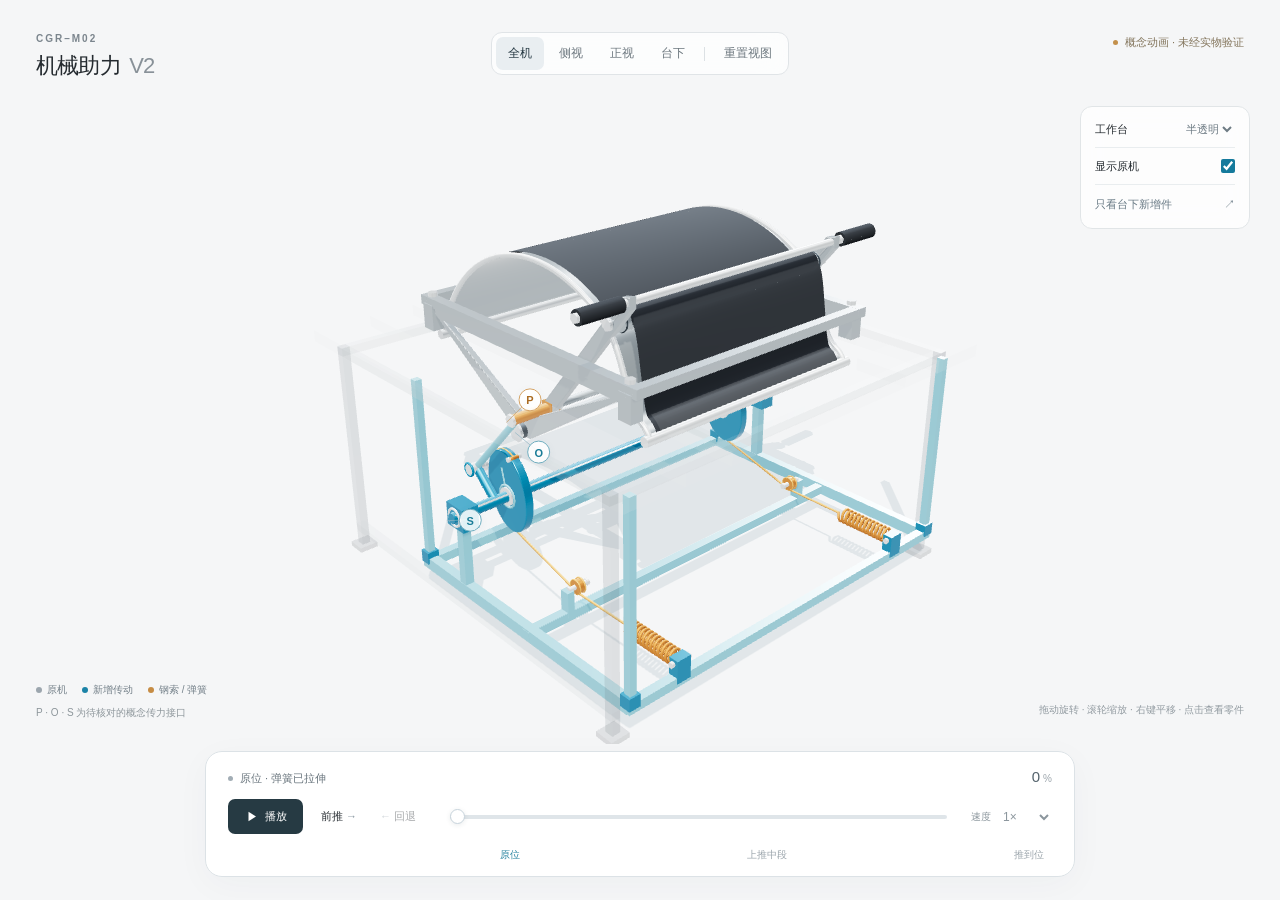
<file: index.html>
<!doctype html>
<html lang="zh-CN">
<head>
 <meta charset="UTF-8"><meta name="viewport" content="width=device-width, initial-scale=1.0">
 <meta name="description" content="CGR-M02 V2 雪茄卷制设备机械助力概念运动演示。">
 <meta name="theme-color" content="#f5f6f7"><link rel="icon" href="data:,">
 <title>CGR-M02 · 机械助力 V2</title>
 <link rel="canonical" href="https://logicmanmrzhang.github.io/cgr-m02-mechanical-v2/">
 <link rel="alternate" type="text/html" title="模型说明与静态截图" href="./model.html">
 <meta property="og:title" content="CGR-M02 · 机械助力 V2">
 <meta property="og:description" content="交互式 3D 概念机械模型：手柄、连杆、同步轴、双凸轮与钢索弹簧同进度联动。未经实物验证。">
 <meta property="og:image" content="https://logicmanmrzhang.github.io/cgr-m02-mechanical-v2/preview.png">
  <script type="module" crossorigin src="./assets/index-DX4Kj2DJ.js"></script>
  <link rel="stylesheet" crossorigin href="./assets/index-CRyDEWFT.css">
</head>
<body>
 <noscript><p>交互演示需要 JavaScript 和 WebGL。<a href="./model.html">查看模型说明与静态截图</a>。</p></noscript>
 <main id="app">
  <header class="masthead"><div><span class="eyebrow">CGR–M02</span><h1>机械助力 <span>V2</span></h1></div><p class="concept"><i></i>概念动画 · 未经实物验证</p></header>
  <section id="viewport" aria-label="可交互的机械模型"><div id="loading">正在加载机械模型…</div><div id="labels" aria-hidden="true"><svg class="leaders"><line data-leader="O"/><line data-leader="P"/><line data-leader="S"/></svg><span data-anchor="O">O</span><span data-anchor="P">P</span><span data-anchor="S">S</span></div></section>
  <nav class="viewbar" aria-label="观察视角"><button data-view="all" aria-pressed="true">全机</button><button data-view="side" aria-pressed="false">侧视</button><button data-view="front" aria-pressed="false">正视</button><button data-view="under" aria-pressed="false">台下</button><span class="divider"></span><button id="reset" title="恢复全机视角和默认显示，不改变行程">重置视图</button></nav>
  <details id="layers" class="layers" aria-label="部件显示" open><summary>显示设置</summary><div class="layer-options">
    <label class="table-control">工作台<select id="table-mode" aria-label="工作台显示"><option value="ghost">半透明</option><option value="solid">实体</option><option value="hidden">隐藏</option></select></label>
    <label class="check-control"><input type="checkbox" id="upper" checked><span>显示原机</span></label>
    <button id="isolate" aria-pressed="false">只看台下新增件 <span>↗</span></button>
  </div></details>
  <aside id="part-card" hidden aria-live="polite"><div class="part-top"><span class="eyebrow">部件查看</span><button id="close-part" aria-label="关闭部件说明">×</button></div><h2 id="part-name"></h2><p id="part-description"></p></aside>
  <div class="stage-notes"><div class="legend"><span><i class="silver"></i>原机</span><span><i class="blue"></i>新增传动</span><span><i class="orange"></i>钢索 / 弹簧</span></div><p>P · O · S 为待核对的概念传力接口</p></div>
  <div class="interaction-hint">拖动旋转 · 滚轮缩放 · 右键平移 · 点击查看零件</div>
  <section class="transport" aria-label="机械运动控制">
   <div class="transport-top"><div class="state-label"><span id="status-dot"></span><span id="phase">原位 · 弹簧已拉伸</span></div><output id="progress-value" for="progress">0<span>%</span></output></div>
   <div class="control-row">
    <div class="playback"><button id="play" class="play" aria-label="播放完整推进回退" title="播放一次推进与回退"><svg viewBox="0 0 20 20" aria-hidden="true"><path id="play-icon" d="M6 3.8 16 10 6 16.2Z"/></svg><span id="play-text">播放</span></button><button id="forward" title="从当前位置前推到位">前推 <span>→</span></button><button id="backward" title="从当前位置回退到原位"><span>←</span> 回退</button></div>
    <input type="range" id="progress" aria-label="机械行程进度" min="0" max="1000" step="1" value="0">
    <label class="speed"><span>速度</span><select id="speed" aria-label="播放速度"><option value="0.25">0.25×</option><option value="0.5">0.5×</option><option value="1" selected>1×</option><option value="2">2×</option></select></label>
   </div>
   <div class="keyframes" aria-label="关键位置"><button data-progress="0" class="active">原位</button><button data-progress="0.5">上推中段</button><button data-progress="1">推到位</button></div>
  </section>
  <div id="error" hidden role="alert"><h2>模型未能运行</h2><p id="error-message"></p><button id="reload">重新加载</button></div>
 </main>
</body>
</html>
</file>
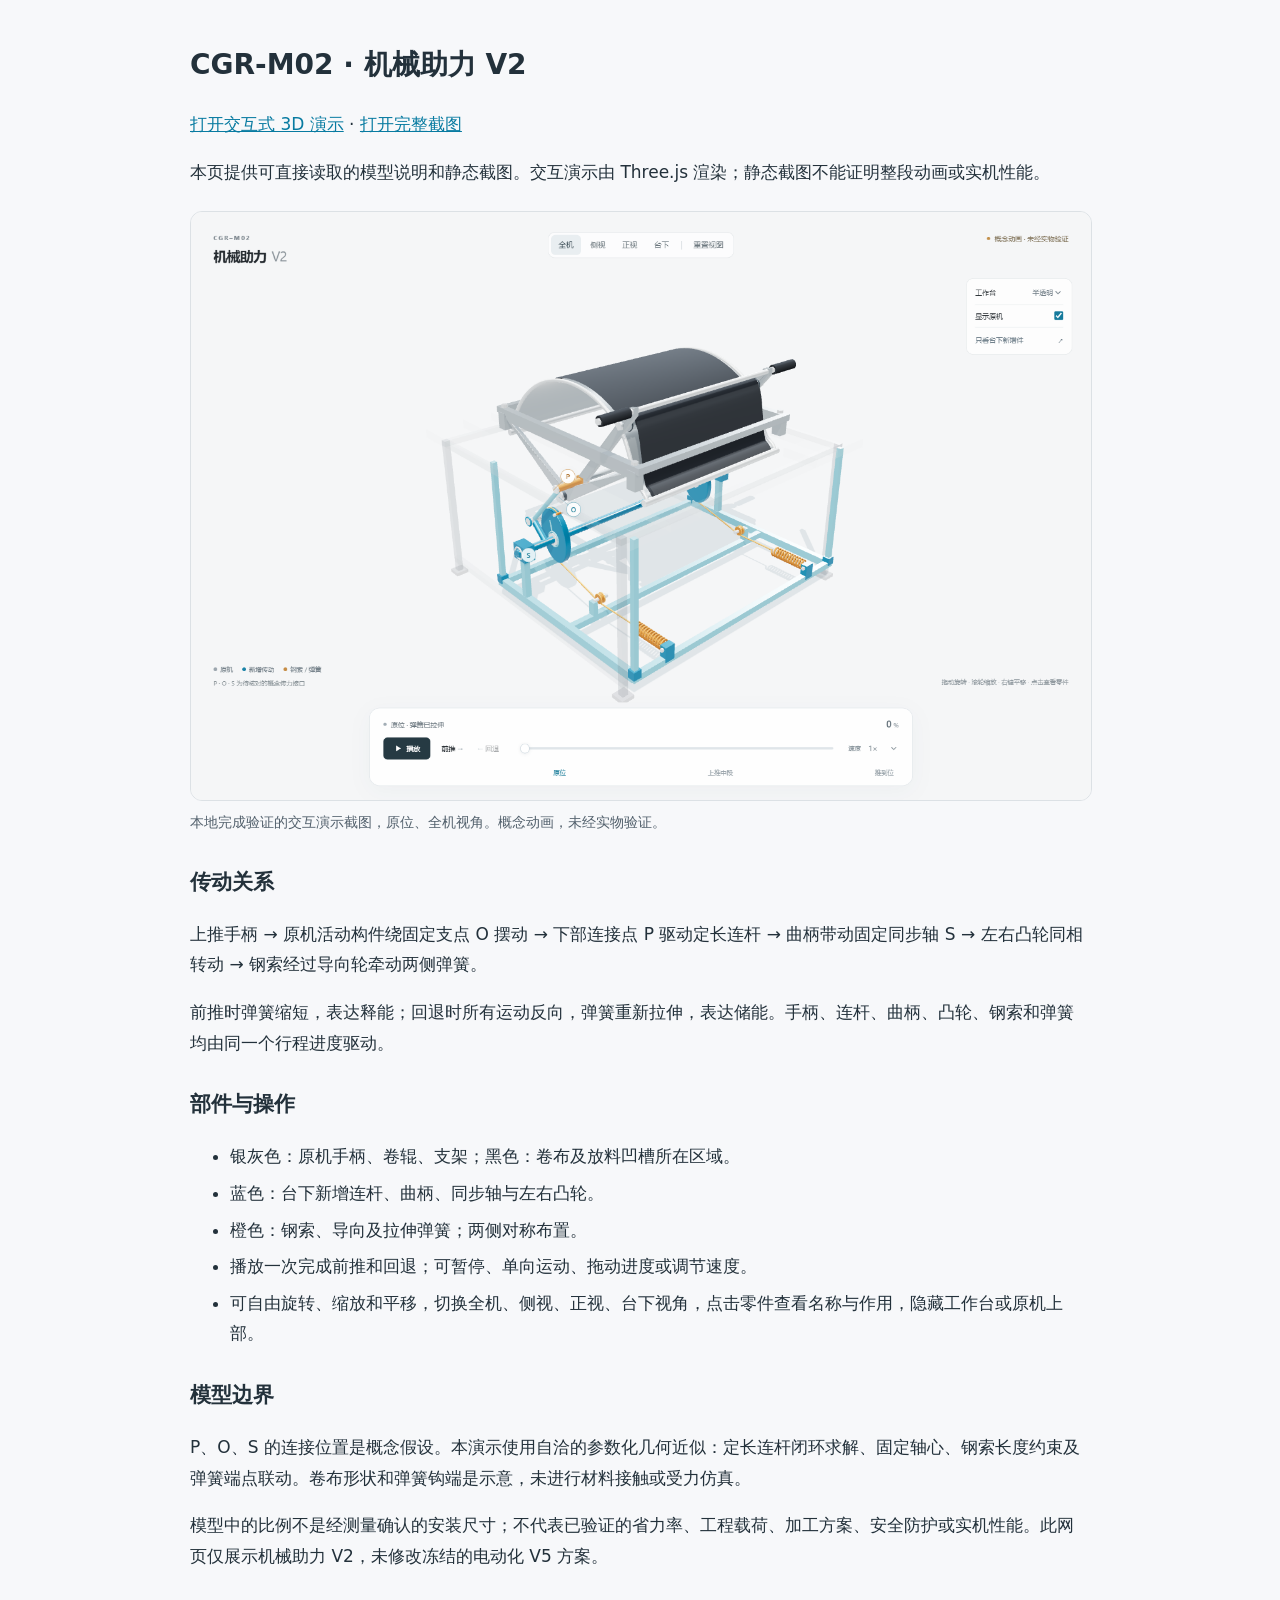
<file: model.html>
<!doctype html>
<html lang="zh-CN">
<head>
 <meta charset="UTF-8"><meta name="viewport" content="width=device-width, initial-scale=1">
 <title>CGR-M02 机械助力 V2 — 模型说明与截图</title>
 <meta name="description" content="无需运行 JavaScript 即可读取的机械助力 V2 概念模型说明和实际演示截图。">
 <style>body{max-width:900px;margin:40px auto;padding:0 20px;font:17px/1.8 system-ui,sans-serif;color:#23313b;background:#f7f8fa}a{color:#087ba1}h1{font-size:28px}h2{font-size:21px;margin-top:28px}img{width:100%;height:auto;border:1px solid #dce1e5;border-radius:12px}figure{margin:24px 0}figcaption{font-size:14px;color:#52606c}li{margin:6px 0}</style>
</head>
<body>
 <main>
  <h1>CGR-M02 · 机械助力 V2</h1>
  <p><a href="./">打开交互式 3D 演示</a> · <a href="./preview.png">打开完整截图</a></p>
  <p>本页提供可直接读取的模型说明和静态截图。交互演示由 Three.js 渲染；静态截图不能证明整段动画或实机性能。</p>
  <figure><img src="./preview.png" width="1440" height="940" alt="CGR-M02 机械助力 V2 的实际演示截图：上方为银色原机手柄、卷辊、黑色卷布和放料凹槽；工作台下方是蓝色连杆、同步轴及左右凸轮，橙色钢索连接两侧拉伸弹簧。底部提供播放、前推、回退、进度与速度控制。"><figcaption>本地完成验证的交互演示截图，原位、全机视角。概念动画，未经实物验证。</figcaption></figure>
  <h2>传动关系</h2>
  <p>上推手柄 → 原机活动构件绕固定支点 O 摆动 → 下部连接点 P 驱动定长连杆 → 曲柄带动固定同步轴 S → 左右凸轮同相转动 → 钢索经过导向轮牵动两侧弹簧。</p>
  <p>前推时弹簧缩短，表达释能；回退时所有运动反向，弹簧重新拉伸，表达储能。手柄、连杆、曲柄、凸轮、钢索和弹簧均由同一个行程进度驱动。</p>
  <h2>部件与操作</h2>
  <ul>
   <li>银灰色：原机手柄、卷辊、支架；黑色：卷布及放料凹槽所在区域。</li>
   <li>蓝色：台下新增连杆、曲柄、同步轴与左右凸轮。</li>
   <li>橙色：钢索、导向及拉伸弹簧；两侧对称布置。</li>
   <li>播放一次完成前推和回退；可暂停、单向运动、拖动进度或调节速度。</li>
   <li>可自由旋转、缩放和平移，切换全机、侧视、正视、台下视角，点击零件查看名称与作用，隐藏工作台或原机上部。</li>
  </ul>
  <h2>模型边界</h2>
  <p>P、O、S 的连接位置是概念假设。本演示使用自洽的参数化几何近似：定长连杆闭环求解、固定轴心、钢索长度约束及弹簧端点联动。卷布形状和弹簧钩端是示意，未进行材料接触或受力仿真。</p>
  <p>模型中的比例不是经测量确认的安装尺寸；不代表已验证的省力率、工程载荷、加工方案、安全防护或实机性能。此网页仅展示机械助力 V2，未修改冻结的电动化 V5 方案。</p>
 </main>
</body>
</html>
</file>
<file: assets/index-CRyDEWFT.css>
:root{font-family:Inter,-apple-system,BlinkMacSystemFont,Segoe UI,Microsoft YaHei,sans-serif;color:#252b30;background:#f5f6f7;font-synthesis:none;--muted:#7b858d;--line:#dce1e4;--blue:#157a9c}.masthead{z-index:2}.layers summary{display:none;cursor:pointer;list-style:none}.layers summary::-webkit-details-marker{display:none}.leaders{position:absolute;top:0;right:0;bottom:0;left:0;width:100%;height:100%;overflow:visible}.leaders line{stroke:#92b6c3;stroke-width:1;opacity:.7}.leaders line[data-leader=P]{stroke:#c89c65}*{box-sizing:border-box}body{margin:0}button,input,select{font:inherit}button,select{color:inherit}button{border:0;cursor:pointer;background:none;white-space:nowrap}button:focus-visible,select:focus-visible,input:focus-visible{outline:2px solid #218aa9;outline-offset:4px}button{transition:background .15s,color .15s}button:hover{background:#e9eef0}button:disabled{opacity:.4;cursor:default}#app{height:100dvh;min-height:540px;position:relative;overflow:hidden}#viewport{position:absolute;top:0;right:0;bottom:156px;left:0;touch-action:none}canvas{display:block;width:100%;height:100%;outline:none}#loading{position:absolute;inset:45% 0 auto;text-align:center;color:#7c878d;font-size:13px}.masthead{position:absolute;left:36px;right:36px;top:28px;display:flex;align-items:flex-start;justify-content:space-between;pointer-events:none}.eyebrow{font-size:10px;font-weight:650;letter-spacing:2px;color:var(--muted)}h1{font-size:22px;line-height:1.4;font-weight:600;letter-spacing:-.8px;margin:5px 0 0}h1 span{font-weight:400;color:#889198;margin-left:3px}.concept{font-size:11px;color:#83755c;display:flex;align-items:center;gap:7px;margin-top:7px}.concept i{width:5px;height:5px;background:#c3904b;border-radius:50%}.viewbar{position:absolute;top:32px;left:50%;transform:translate(-50%);display:flex;align-items:center;gap:3px;padding:4px;border:1px solid #e0e4e7;background:#ffffffb8;-webkit-backdrop-filter:blur(14px);backdrop-filter:blur(14px);border-radius:11px}.viewbar button{font-size:12px;border-radius:7px;padding:8px 12px;color:#6d787f}.viewbar button[aria-pressed=true]{background:#e9eef1;color:#263943}.divider{height:14px;width:1px;background:var(--line);margin:0 4px}.layers{position:absolute;right:30px;top:106px;width:170px;background:#ffffffc7;-webkit-backdrop-filter:blur(14px);backdrop-filter:blur(14px);border:1px solid #e1e5e7;border-radius:12px;padding:4px 14px;font-size:11px}.layers label{display:flex;align-items:center;justify-content:space-between;min-height:37px;border-bottom:1px solid #e9edef;gap:12px}.layers select{border:0;background:transparent;color:#6e7b84;font-size:11px;padding:5px 0;text-align:right;cursor:pointer}.check-control{flex-direction:row-reverse}.check-control input{accent-color:var(--blue);width:14px;height:14px;margin:0}.layers button{font-size:11px;display:flex;justify-content:space-between;align-items:center;width:100%;padding:12px 0;color:#687984}.layers button[aria-pressed=true]{color:var(--blue);font-weight:600}.layers button:hover{background:transparent;color:var(--blue)}#part-card{position:absolute;left:34px;top:115px;max-width:255px;background:#ffffffdc;-webkit-backdrop-filter:blur(14px);backdrop-filter:blur(14px);padding:12px 17px 17px;border-radius:12px;border:1px solid #dfe5e8;box-shadow:0 8px 30px #2b434807}.part-top{display:flex;justify-content:space-between;align-items:center}#close-part{font-size:21px;color:#8f9aa1;line-height:22px;width:24px;border-radius:5px}h2{font-size:15px;line-height:1.55;margin:8px 0 6px;font-weight:600}#part-description{font-size:12px;line-height:1.8;color:#6d7980;margin:0}#labels{position:absolute;top:0;right:0;bottom:0;left:0;pointer-events:none;overflow:hidden}#labels span{position:absolute;top:0;left:0;display:grid;place-items:center;width:23px;height:23px;border:1px solid #6eacbe;border-radius:50%;background:#ffffffdf;color:#197c97;font-size:11px;font-weight:600;box-shadow:0 2px 9px #3566740d}#labels span[data-anchor=P]{color:#aa6b22;border-color:#d4a366}.stage-notes{position:absolute;bottom:180px;left:36px;pointer-events:none}.legend{display:flex;gap:15px;font-size:10px;color:#748089}.legend span{display:flex;align-items:center;gap:5px}.legend i{width:6px;height:6px;border-radius:50%}.silver{background:#9ca6ae}.blue{background:#1b83a7}.orange{background:#c68c44}.stage-notes p{font-size:10px;color:#8d969b;margin:9px 0 0}.interaction-hint{position:absolute;right:36px;bottom:183px;color:#929ba1;font-size:10px;pointer-events:none}.transport{position:absolute;bottom:23px;left:50%;transform:translate(-50%);width:min(870px,calc(100% - 48px));padding:16px 22px 10px;border:1px solid #dce2e6;border-radius:17px;background:#ffffffed;box-shadow:0 8px 35px #26394709}.transport-top{display:flex;align-items:center;justify-content:space-between;margin-bottom:11px}.state-label{display:flex;gap:7px;align-items:center;font-size:11px;color:#6a767e}#status-dot{width:5px;height:5px;border-radius:50%;background:#a2adb5}#status-dot.moving{background:#1c8ca5}#progress-value{font-size:15px;font-weight:500;font-variant-numeric:tabular-nums;color:#52616b;line-height:18px}#progress-value span{font-size:10px;margin-left:3px;color:#9aa3aa}.control-row{display:flex;align-items:center;gap:22px}.playback{display:flex;align-items:center;gap:3px}.playback button{border-radius:7px;padding:9px 10px;font-size:11px;line-height:17px}.playback button span{color:#8c9aa3}.playback .play{display:flex;align-items:center;gap:6px;background:#263a43;color:#fff;min-width:75px;justify-content:center;margin-right:5px}.playback .play:hover{background:#32515e}.playback .play span{color:#fff}.play svg{width:15px;height:15px;fill:currentColor}input[type=range]{flex:1;min-width:40px;height:4px;-webkit-appearance:none;-moz-appearance:none;appearance:none;background:linear-gradient(to right,#3b8ba5,#dfe5e9 0%);border-radius:2px;cursor:pointer;outline-offset:9px}input[type=range]::-webkit-slider-thumb{-webkit-appearance:none;-moz-appearance:none;appearance:none;width:15px;height:15px;border-radius:50%;background:#fff;border:1px solid #c7d3db;box-shadow:0 1px 5px #243d451a}.speed{display:flex;align-items:center;gap:6px;color:#8b969d;font-size:10px}.speed select{border:0;background:transparent;padding:5px 2px;font-size:12px;cursor:pointer;outline-offset:2px}.keyframes{display:flex;justify-content:space-between;margin-top:10px;padding:0 2px 0 266px}.keyframes button{font-size:10px;padding:4px 6px;color:#99a3aa;border-radius:4px}.keyframes button.active{color:#2784a0}#error{position:absolute;left:50%;top:40%;transform:translate(-50%,-50%);max-width:450px;padding:25px;background:#fff;border:1px solid #e2d5bf;border-radius:14px;box-shadow:0 8px 40px #3332}#error p{font-size:13px;line-height:1.7;color:#796b59}#error button{padding:8px 12px;border-radius:6px;background:#edf1f3;font-size:12px}[hidden]{display:none!important}@media(min-width:1500px){.transport{bottom:30px}.stage-notes,.interaction-hint{bottom:192px}}@media(max-width:1000px){.masthead{left:23px;right:23px;top:22px}.viewbar{top:95px;left:24px;transform:none}.layers{right:22px;top:82px;width:154px}.concept{font-size:10px}#part-card{top:155px;left:23px;max-width:230px}.stage-notes{left:24px}.interaction-hint{right:24px;max-width:150px;line-height:1.8;text-align:right}.viewbar button{padding:7px 10px}.keyframes{padding-left:245px}.control-row{gap:12px}.transport{padding:14px 18px 9px}}@media(max-width:600px){#app{min-height:620px}.masthead{left:20px;right:20px;top:18px}h1{font-size:19px}.eyebrow{font-size:9px}.concept{font-size:9px;max-width:120px;line-height:1.5;margin-top:4px}.viewbar{top:88px;left:50%;transform:translate(-50%);width:max-content}.viewbar button{padding:7px 11px;font-size:11px}.layers{top:139px;right:16px;width:142px;padding:2px 11px;font-size:10px}.layers label{min-height:32px}.layers button{font-size:10px;padding:10px 0}.layers select{font-size:10px}#viewport{bottom:198px}.transport{bottom:17px;width:calc(100% - 28px);padding:13px 14px 10px;border-radius:14px}.control-row{display:grid;grid-template-columns:1fr auto;gap:17px 12px}.playback{grid-column:1}.playback button{font-size:11px;padding:8px 9px}#progress{grid-row:2;grid-column:1/3;width:100%;margin:0}.speed{grid-row:1;grid-column:2}.speed>span{display:none}.keyframes{padding:0;margin-top:12px}.transport-top{margin-bottom:9px}.state-label{font-size:10px}.stage-notes{left:18px;bottom:200px}.legend{gap:11px;font-size:9px}.stage-notes p{font-size:9px}.interaction-hint{display:none}#part-card{left:17px;top:141px;max-width:calc(100% - 181px);padding:10px 11px}#part-description{font-size:10px;line-height:1.65}h2{font-size:12px}#part-card .eyebrow{letter-spacing:1px;font-size:8px}#labels span{width:20px;height:20px;font-size:10px}}@media(max-height:650px)and (min-width:700px){.masthead{top:14px}.viewbar{top:20px}.layers{top:76px}#viewport{bottom:132px}.transport{bottom:12px;padding-top:10px}.stage-notes,.interaction-hint{bottom:151px}.transport-top{margin-bottom:6px}.keyframes{margin-top:5px}}@media(max-width:600px){.layers summary{display:flex;justify-content:space-between;align-items:center;height:31px;font-size:10px;color:#6b7b84}.layers summary:after{content:"+"}.layers[open] summary:after{content:"−"}.layers[open] summary{border-bottom:1px solid #e9edef}.layers{width:142px}}
</file>
